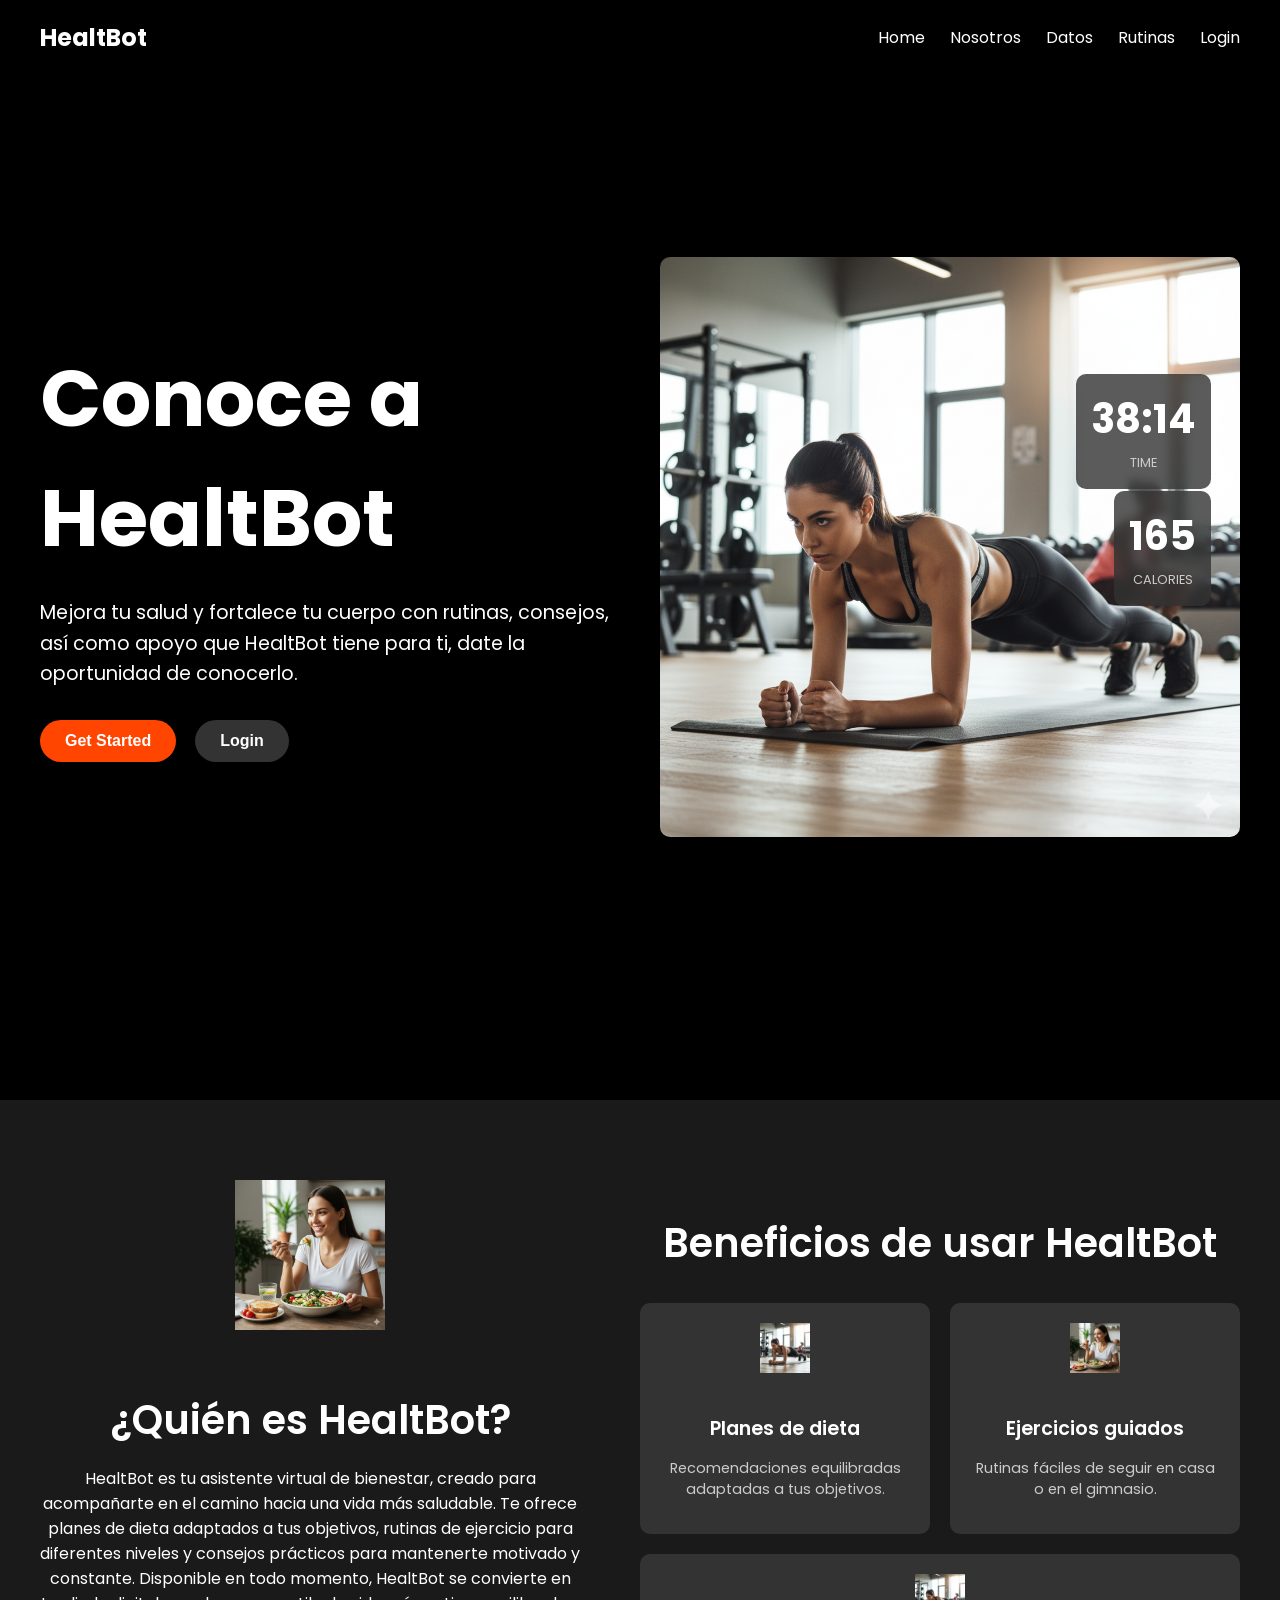
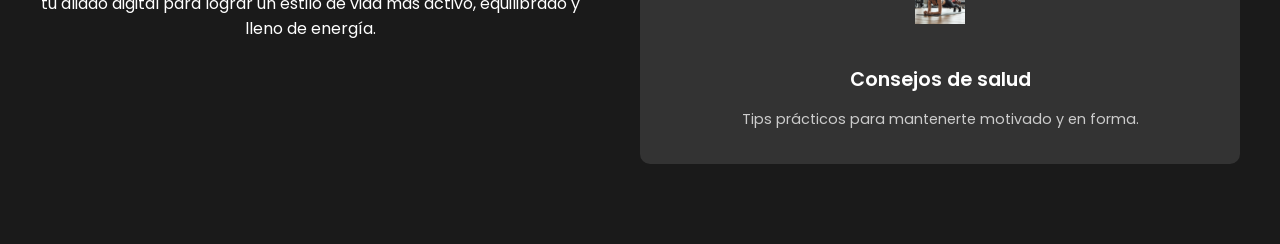
<file: Boceto/index.html>
<!DOCTYPE html>
<html lang="es">
<head>
    <meta charset="UTF-8">
    <meta name="viewport" content="width=device-width, initial-scale=1.0">
    <title>HealtBot</title>
    <link rel="stylesheet" href="style.css">
    <link href="https://fonts.googleapis.com/css2?family=Poppins:wght@400;600;700&display=swap" rel="stylesheet">
</head>
<body>

    <header class="header">
        <div class="container">
            <div class="logo">HealtBot</div>
            <nav class="nav-links">
                <ul>
                    <li><a href="#">Home</a></li>
                    <li><a href="#">Nosotros</a></li>
                    <li><a href="#">Datos</a></li>
                    <li><a href="#">Rutinas</a></li>
                    <li><a href="#">Login</a></li>
                </ul>
            </nav>
        </div>
    </header>

    <section class="hero-section">
        <div class="container hero-content">
            <div class="hero-text">
                <h1>Conoce a HealtBot</h1>
                <p>Mejora tu salud y fortalece tu cuerpo con rutinas, consejos, así como apoyo que HealtBot tiene para ti, date la oportunidad de conocerlo.</p>
                <div class="hero-buttons">
                    <button class="btn btn-primary">Get Started</button>
                    <button class="btn btn-secondary">Login</button>
                </div>
            </div>
            <div class="hero-image-container">
                <img src="img.png" alt="Mujer haciendo ejercicio">
                <div class="hero-info-box time-box">
                    <span>38:14</span>
                    <small>TIME</small>
                </div>
                <div class="hero-info-box calories-box">
                    <span>165</span>
                    <small>CALORIES</small>
                </div>
            </div>
        </div>
    </section>

    <section class="benefits-section">
        <div class="container benefits-content">
            <div class="benefit-description">
                <div class="benefit-icon">
                    <img src="img2.png" alt="Icono de HealtBot">
                </div>
                <div class="benefit-text">
                    <h2>¿Quién es HealtBot?</h2>
                    <p>HealtBot es tu asistente virtual de bienestar, creado para acompañarte en el camino hacia una vida más saludable. Te ofrece planes de dieta adaptados a tus objetivos, rutinas de ejercicio para diferentes niveles y consejos prácticos para mantenerte motivado y constante. Disponible en todo momento, HealtBot se convierte en tu aliado digital para lograr un estilo de vida más activo, equilibrado y lleno de energía.</p>
                </div>
            </div>
            <div class="benefits-cards">
                <h2>Beneficios de usar HealtBot</h2>
                <div class="cards-container">
                    <div class="card">
                        <img src="img.png" alt="Icono de manzana">
                        <h3>Planes de dieta</h3>
                        <p>Recomendaciones equilibradas adaptadas a tus objetivos.</p>
                    </div>
                    <div class="card">
                        <img src="img2.png" alt="Icono de pesas">
                        <h3>Ejercicios guiados</h3>
                        <p>Rutinas fáciles de seguir en casa o en el gimnasio.</p>
                    </div>
                    <div class="card">
                        <img src="img.png" alt="Icono de bombilla">
                        <h3>Consejos de salud</h3>
                        <p>Tips prácticos para mantenerte motivado y en forma.</p>
                    </div>
                </div>
            </div>
        </div>
    </section>

</body>
</html>
</file>
<file: Boceto/style.css>
/* --- Global Styles and Typography --- */
body {
    font-family: 'Poppins', sans-serif;
    margin: 0;
    padding: 0;
    background-color: #000;
    color: #fff;
}

.container {
    max-width: 1200px;
    margin: 0 auto;
    padding: 0 20px;
}

/* --- Header Section --- */
.header {
    background-color: #000;
    color: #fff;
    padding: 20px 0;
    position: fixed;
    width: 100%;
    z-index: 1000;
}

.header .container {
    display: flex;
    justify-content: space-between;
    align-items: center;
}

.header .logo {
    font-size: 24px;
    font-weight: 700;
}

.nav-links ul {
    list-style: none;
    margin: 0;
    padding: 0;
    display: flex;
}

.nav-links li a {
    color: #fff;
    text-decoration: none;
    margin-left: 25px;
    font-weight: 400;
    transition: color 0.3s;
}

.nav-links li a:hover {
    color: #ff4500;
}

/* --- Hero Section --- */
.hero-section {
    position: relative;
    padding: 100px 0;
    text-align: left;
    min-height: 100vh;
    display: flex;
    align-items: center;
    background-color: #000;
}

.hero-content {
    display: flex;
    align-items: center;
    justify-content: space-between;
    flex-wrap: wrap;
    gap: 40px;
}

.hero-text {
    flex: 1;
    max-width: 50%;
}

.hero-text h1 {
    font-size: 5rem;
    font-weight: 700;
    margin: 0 0 20px;
}

.hero-text p {
    font-size: 1.2rem;
    line-height: 1.6;
    margin-bottom: 30px;
}

.hero-buttons .btn {
    padding: 12px 25px;
    border: none;
    border-radius: 50px;
    cursor: pointer;
    font-size: 1rem;
    font-weight: 600;
    transition: transform 0.2s, background-color 0.2s;
}

.btn-primary {
    background-color: #ff4500;
    color: #fff;
}

.btn-secondary {
    background-color: #333;
    color: #fff;
    margin-left: 15px;
}

.hero-image-container {
    position: relative;
    flex: 1;
    max-width: 50%;
    text-align: right;
}

.hero-image-container img {
    width: 100%;
    height: auto;
    border-radius: 10px;
}

.hero-info-box {
    position: absolute;
    background-color: rgba(51, 51, 51, 0.8);
    backdrop-filter: blur(5px);
    border-radius: 10px;
    padding: 15px;
    color: #fff;
    text-align: center;
}

.time-box {
    top: 20%;
    right: 5%;
}

.calories-box {
    top: 40%;
    right: 5%;
}

.hero-info-box span {
    display: block;
    font-size: 2.5rem;
    font-weight: 700;
}

.hero-info-box small {
    font-size: 0.8rem;
    text-transform: uppercase;
    color: #ccc;
}

/* --- Benefits Section --- */
.benefits-section {
    padding: 80px 0;
    background-color: #1a1a1a;
}

.benefits-content {
    display: flex;
    justify-content: space-between;
    flex-wrap: wrap;
    gap: 40px;
}

.benefit-description {
    flex: 1;
    max-width: 45%;
    display: flex;
    flex-direction: column;
    align-items: center;
    text-align: center;
}

.benefit-icon img {
    width: 150px;
    height: auto;
    margin-bottom: 20px;
}

.benefit-text h2 {
    font-size: 2.5rem;
    font-weight: 600;
    margin-bottom: 15px;
}

.benefits-cards {
    flex: 1;
    max-width: 50%;
    text-align: center;
}

.benefits-cards h2 {
    font-size: 2.5rem;
    font-weight: 600;
    margin-bottom: 30px;
}

.cards-container {
    display: flex;
    justify-content: space-between;
    gap: 20px;
    flex-wrap: wrap;
}

.card {
    background-color: #333;
    border-radius: 10px;
    padding: 20px;
    flex: 1 1 calc(33.333% - 20px);
    text-align: center;
    transition: transform 0.3s;
}

.card:hover {
    transform: translateY(-10px);
}

.card img {
    width: 50px;
    height: auto;
    margin-bottom: 15px;
}

.card h3 {
    font-size: 1.2rem;
    font-weight: 600;
    margin-bottom: 10px;
}

.card p {
    font-size: 0.9rem;
    color: #ccc;
}

/* --- Responsive Design (Media Queries) --- */
@media (max-width: 768px) {
    .header .nav-links {
        display: none;
    }

    .hero-content, .benefits-content {
        flex-direction: column;
        text-align: center;
    }
    
    .hero-text, .hero-image-container, .benefit-description, .benefits-cards {
        max-width: 100%;
        text-align: center;
    }

    .hero-image-container {
        order: -1;
    }
    
    .hero-text h1 {
        font-size: 3rem;
    }
    
    .hero-info-box {
        position: static;
        margin: 10px auto;
    }
}

@media (max-width: 480px) {
    .hero-buttons {
        display: flex;
        flex-direction: column;
        gap: 15px;
    }

    .btn-secondary {
        margin-left: 0;
    }
}
</file>
